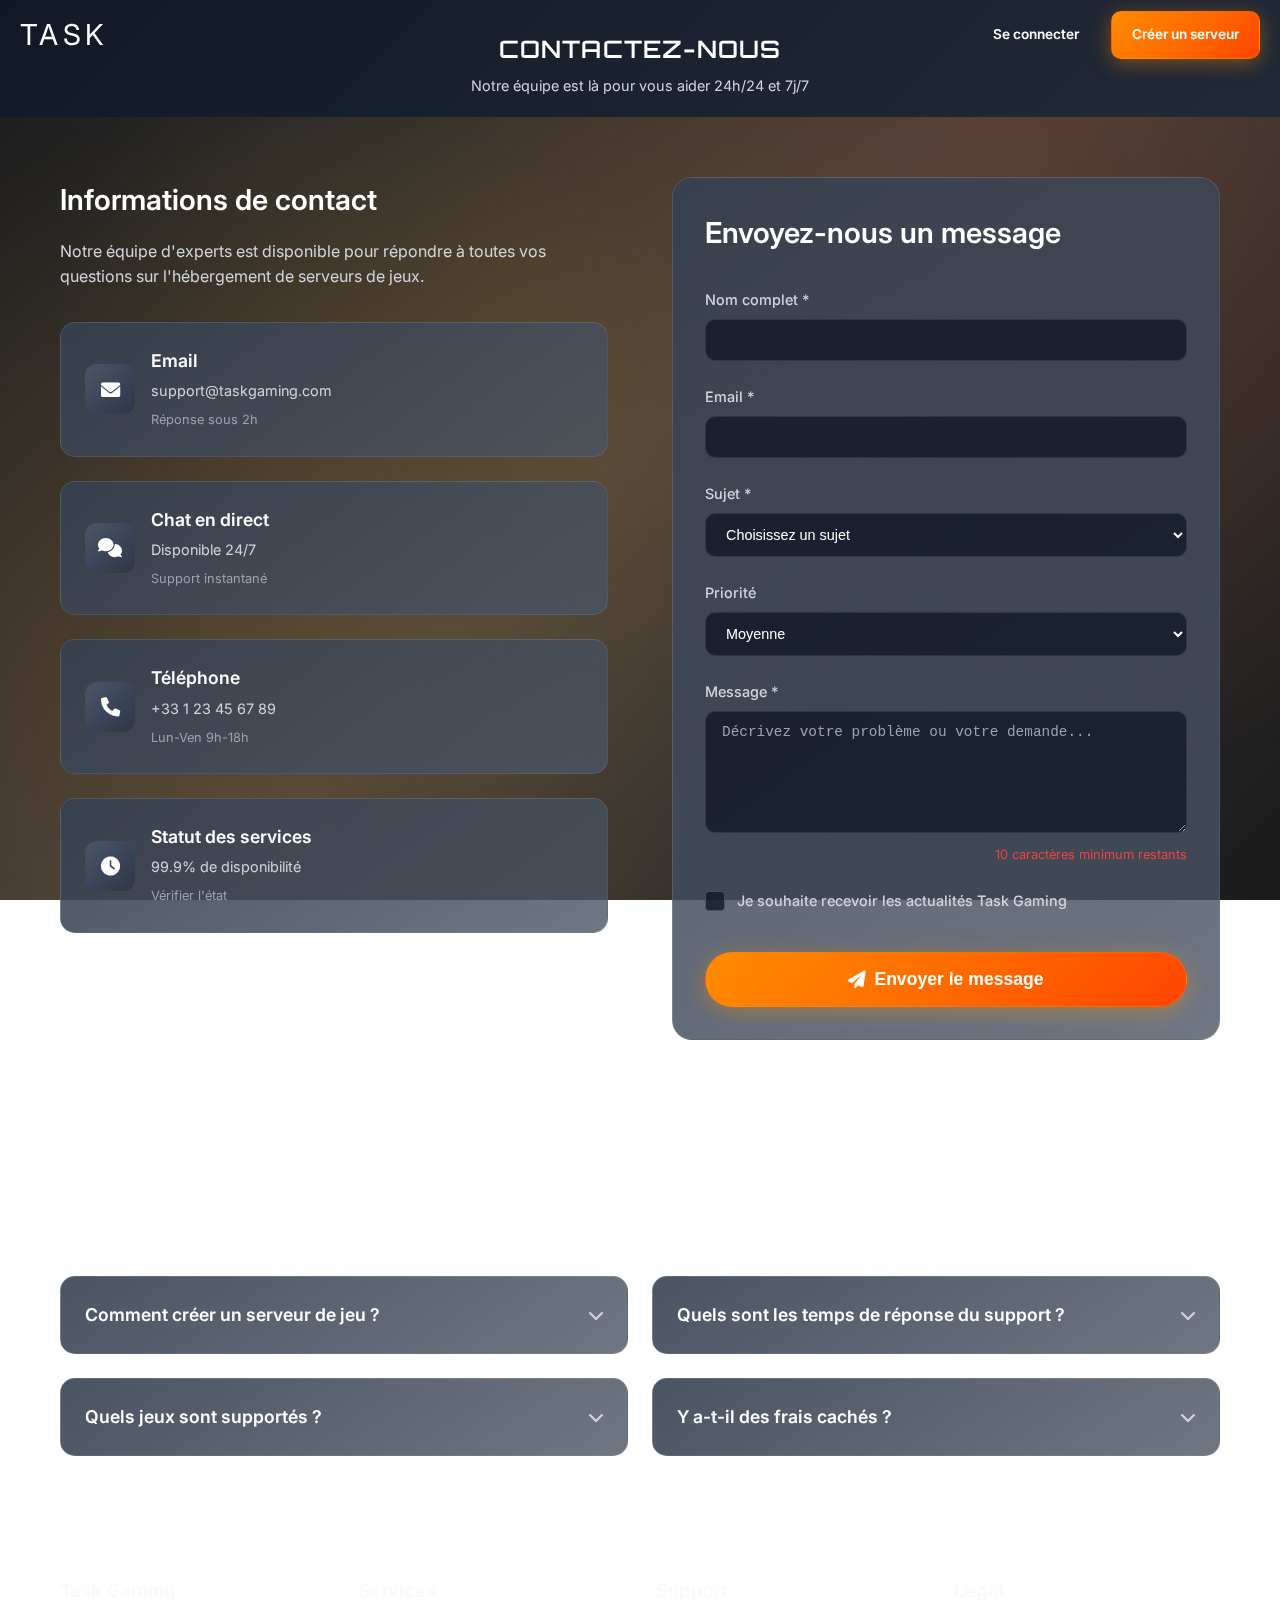
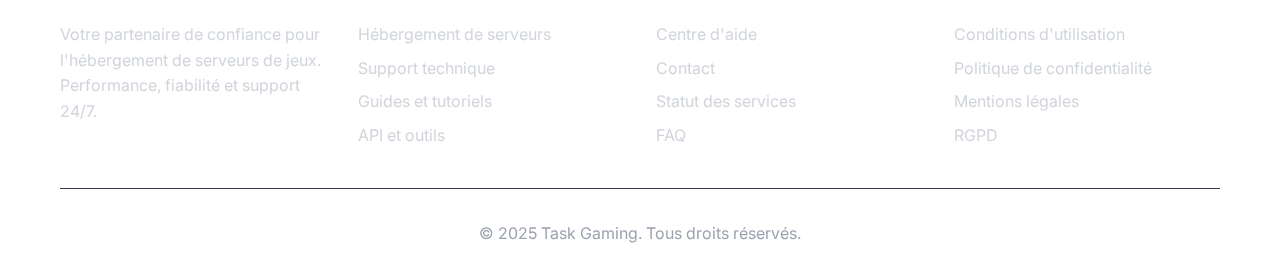
<file: contact.html>
<!DOCTYPE html>
<html lang="fr">
<head>
    <meta charset="UTF-8">
    <meta name="viewport" content="width=device-width, initial-scale=1.0, maximum-scale=1.0, user-scalable=no">
    <title>Contact - Task Gaming</title>
    <link rel="stylesheet" href="styles.css">
    <link rel="stylesheet" href="https://cdnjs.cloudflare.com/ajax/libs/font-awesome/6.0.0/css/all.min.css">
    <link href="https://fonts.googleapis.com/css2?family=Inter:wght@300;400;500;600;700&family=Orbitron:wght@400;500;600;700&display=swap" rel="stylesheet">
</head>
<body>
    <!-- Navbar -->
    <nav class="navbar">
        <div class="nav-container">
            <div class="nav-logo">
                <h1>TASK</h1>
            </div>
            <ul class="nav-menu">
            </ul>
            <div class="nav-buttons">
                <a href="#" class="btn btn-secondary">Se connecter</a>
                <a href="#" class="btn btn-primary">Créer un serveur</a>
            </div>
            <div class="hamburger">
                <span></span>
                <span></span>
                <span></span>
            </div>
        </div>
    </nav>

    <!-- Hero Section -->
    <section class="contact-hero">
        <div class="container">
            <div class="contact-hero-content">
                <h1>Contactez-nous</h1>
                <p>Notre équipe est là pour vous aider 24h/24 et 7j/7</p>
            </div>
        </div>
    </section>

    <!-- Contact Section -->
    <section class="contact-section">
        <div class="container">
            <div class="contact-container">
                <!-- Contact Info -->
                <div class="contact-info">
                    <h2>Informations de contact</h2>
                    <p>Notre équipe d'experts est disponible pour répondre à toutes vos questions sur l'hébergement de serveurs de jeux.</p>
                    
                    <div class="contact-methods">
                        <div class="contact-method">
                            <div class="contact-icon">
                                <i class="fas fa-envelope"></i>
                            </div>
                            <div class="contact-details">
                                <h3>Email</h3>
                                <p>support@taskgaming.com</p>
                                <span>Réponse sous 2h</span>
                            </div>
                        </div>

                        <div class="contact-method">
                            <div class="contact-icon">
                                <i class="fas fa-comments"></i>
                            </div>
                            <div class="contact-details">
                                <h3>Chat en direct</h3>
                                <p>Disponible 24/7</p>
                                <span>Support instantané</span>
                            </div>
                        </div>

                        <div class="contact-method">
                            <div class="contact-icon">
                                <i class="fas fa-phone"></i>
                            </div>
                            <div class="contact-details">
                                <h3>Téléphone</h3>
                                <p>+33 1 23 45 67 89</p>
                                <span>Lun-Ven 9h-18h</span>
                            </div>
                        </div>

                        <div class="contact-method">
                            <div class="contact-icon">
                                <i class="fas fa-clock"></i>
                            </div>
                            <div class="contact-details">
                                <h3>Statut des services</h3>
                                <p>99.9% de disponibilité</p>
                                <span>Vérifier l'état</span>
                            </div>
                        </div>
                    </div>

                    <div class="social-links">
                        <h3>Suivez-nous</h3>
                        <div class="social-icons">
                            <a href="#" class="social-icon">
                                <i class="fab fa-discord"></i>
                            </a>
                            <a href="#" class="social-icon">
                                <i class="fab fa-twitter"></i>
                            </a>
                            <a href="#" class="social-icon">
                                <i class="fab fa-youtube"></i>
                            </a>
                            <a href="#" class="social-icon">
                                <i class="fab fa-github"></i>
                            </a>
                        </div>
                    </div>
                </div>

                <!-- Contact Form -->
                <div class="contact-form-container">
                    <h2>Envoyez-nous un message</h2>
                    <form class="contact-form" id="contact-form">
                        <div class="form-group">
                            <label for="name">Nom complet *</label>
                            <input type="text" id="name" name="name" required>
                        </div>

                        <div class="form-group">
                            <label for="email">Email *</label>
                            <input type="email" id="email" name="email" required>
                        </div>

                        <div class="form-group">
                            <label for="subject">Sujet *</label>
                            <select id="subject" name="subject" required>
                                <option value="">Choisissez un sujet</option>
                                <option value="support">Support technique</option>
                                <option value="billing">Facturation</option>
                                <option value="sales">Ventes</option>
                                <option value="partnership">Partenariat</option>
                                <option value="other">Autre</option>
                            </select>
                        </div>

                        <div class="form-group">
                            <label for="priority">Priorité</label>
                            <select id="priority" name="priority">
                                <option value="low">Basse</option>
                                <option value="medium" selected>Moyenne</option>
                                <option value="high">Haute</option>
                                <option value="urgent">Urgente</option>
                            </select>
                        </div>

                        <div class="form-group">
                            <label for="message">Message *</label>
                            <textarea id="message" name="message" rows="6" required placeholder="Décrivez votre problème ou votre demande..."></textarea>
                        </div>

                        <div class="form-group checkbox-group">
                            <label class="checkbox-label">
                                <input type="checkbox" name="newsletter" id="newsletter">
                                <span class="checkmark"></span>
                                Je souhaite recevoir les actualités Task Gaming
                            </label>
                        </div>

                        <button type="submit" class="btn btn-primary btn-large">
                            <i class="fas fa-paper-plane"></i>
                            <span>Envoyer le message</span>
                        </button>
                    </form>
                </div>
            </div>
        </div>
    </section>

    <!-- FAQ Section -->
    <section class="faq-section">
        <div class="container">
            <h2>Questions fréquentes</h2>
            <div class="faq-grid">
                <div class="faq-item">
                    <div class="faq-question">
                        <h3>Comment créer un serveur de jeu ?</h3>
                        <i class="fas fa-chevron-down"></i>
                    </div>
                    <div class="faq-answer">
                        <p>Créer un serveur est simple ! Cliquez sur "Créer un serveur" dans la navigation, choisissez votre jeu, configurez vos paramètres et votre serveur sera opérationnel en quelques minutes.</p>
                    </div>
                </div>

                <div class="faq-item">
                    <div class="faq-question">
                        <h3>Quels sont les temps de réponse du support ?</h3>
                        <i class="fas fa-chevron-down"></i>
                    </div>
                    <div class="faq-answer">
                        <p>Notre équipe répond généralement en moins de 2 heures par email et instantanément via le chat en direct. Pour les urgences, contactez-nous par téléphone.</p>
                    </div>
                </div>

                <div class="faq-item">
                    <div class="faq-question">
                        <h3>Quels jeux sont supportés ?</h3>
                        <i class="fas fa-chevron-down"></i>
                    </div>
                    <div class="faq-answer">
                        <p>Nous supportons plus de 50 jeux populaires incluant Minecraft, Rust, ARK, GTA, et bien d'autres. Consultez notre page "Découvrir plus" pour la liste complète.</p>
                    </div>
                </div>

                <div class="faq-item">
                    <div class="faq-question">
                        <h3>Y a-t-il des frais cachés ?</h3>
                        <i class="fas fa-chevron-down"></i>
                    </div>
                    <div class="faq-answer">
                        <p>Non, tous nos tarifs sont transparents. Le prix affiché est le prix final, sans frais cachés ni surprises. Vous pouvez annuler à tout moment.</p>
                    </div>
                </div>
            </div>
        </div>
    </section>

    <!-- Footer -->
    <footer class="footer">
        <div class="container">
            <div class="footer-content">
                <div class="footer-section">
                    <h3>Task Gaming</h3>
                    <p>Votre partenaire de confiance pour l'hébergement de serveurs de jeux. Performance, fiabilité et support 24/7.</p>
                </div>
                <div class="footer-section">
                    <h3>Services</h3>
                    <ul>
                        <li><a href="#">Hébergement de serveurs</a></li>
                        <li><a href="#">Support technique</a></li>
                        <li><a href="#">Guides et tutoriels</a></li>
                        <li><a href="#">API et outils</a></li>
                    </ul>
                </div>
                <div class="footer-section">
                    <h3>Support</h3>
                    <ul>
                        <li><a href="#">Centre d'aide</a></li>
                        <li><a href="contact.html">Contact</a></li>
                        <li><a href="#">Statut des services</a></li>
                        <li><a href="#">FAQ</a></li>
                    </ul>
                </div>
                <div class="footer-section">
                    <h3>Légal</h3>
                    <ul>
                        <li><a href="#">Conditions d'utilisation</a></li>
                        <li><a href="#">Politique de confidentialité</a></li>
                        <li><a href="#">Mentions légales</a></li>
                        <li><a href="#">RGPD</a></li>
                    </ul>
                </div>
            </div>
            <div class="footer-bottom">
                <p>&copy; 2025 Task Gaming. Tous droits réservés.</p>
            </div>
        </div>
    </footer>

    <script src="script.js"></script>
    <script src="contact.js"></script>
</body>
</html>
</file>
<file: styles.css>
/* Reset et base */
* {
    margin: 0;
    padding: 0;
    box-sizing: border-box;
}

body {
    font-family: 'Inter', sans-serif;
    line-height: 1.6;
    color: #e5e7eb;
    background: linear-gradient(135deg, 
        #1a1a1a 0%, 
        #2d2d2d 25%, 
        #404040 50%, 
        #2d2d2d 75%, 
        #1a1a1a 100%);
    background-attachment: fixed;
    background-size: 100% 100%;
    position: relative;
    overflow-x: hidden;
    min-height: 100vh;
}

body::before {
    content: '';
    position: fixed;
    top: 0;
    left: 0;
    width: 100%;
    height: 100%;
    background: 
        radial-gradient(circle at 20% 80%, rgba(255, 140, 0, 0.15) 0%, transparent 50%),
        radial-gradient(circle at 80% 20%, rgba(255, 69, 0, 0.15) 0%, transparent 50%),
        radial-gradient(circle at 40% 40%, rgba(255, 165, 0, 0.1) 0%, transparent 50%);
    pointer-events: none;
    z-index: -1;
}

body::after {
    content: '';
    position: fixed;
    top: 0;
    left: 0;
    width: 100%;
    height: 100%;
    background-image: 
        url("data:image/svg+xml,%3Csvg width='60' height='60' viewBox='0 0 60 60' xmlns='http://www.w3.org/2000/svg'%3E%3Cg fill='none' fill-rule='evenodd'%3E%3Cg fill='%23ffffff' fill-opacity='0.02'%3E%3Ccircle cx='30' cy='30' r='1'/%3E%3C/g%3E%3C/g%3E%3C/svg%3E");
    pointer-events: none;
    z-index: -1;
}

.container {
    max-width: 1200px;
    margin: 0 auto;
    padding: 0 20px;
}

/* Navigation */
.navbar {
    background: transparent;
    backdrop-filter: none;
    position: fixed;
    top: 0;
    width: 100%;
    z-index: 1000;
    box-shadow: none;
    border-bottom: none;
    transition: all 0.4s cubic-bezier(0.4, 0, 0.2, 1);
    transform: translateY(0);
}

.navbar::before {
    content: '';
    position: absolute;
    top: 0;
    left: 0;
    width: 100%;
    height: 100%;
    background: none;
    pointer-events: none;
    z-index: -1;
}

.navbar::after {
    content: '';
    position: absolute;
    top: 0;
    left: 0;
    width: 100%;
    height: 100%;
    background: none;
    pointer-events: none;
    z-index: -1;
}

.navbar.scrolled {
    background: transparent;
    backdrop-filter: none;
    box-shadow: none;
    border-bottom: none;
    transform: translateY(-100%);
}

.navbar.scrolled::before {
    content: '';
    position: absolute;
    top: 0;
    left: 0;
    width: 100%;
    height: 100%;
    background: none;
    pointer-events: none;
    z-index: -1;
}

.navbar.scrolled::after {
    content: '';
    position: absolute;
    top: 0;
    left: 0;
    width: 100%;
    height: 100%;
    background: none;
    pointer-events: none;
    z-index: -1;
}

.nav-container {
    max-width: 1400px;
    margin: 0 auto;
    padding: 0 20px;
    display: flex;
    align-items: center;
    height: 70px;
    gap: 3rem;
    justify-content: space-between;
}

.nav-logo {
    display: flex;
    align-items: center;
    flex-shrink: 0;
}

.nav-logo h1 {
    color: #ffffff;
    font-weight: 400;
    font-size: 1.8rem;
    margin: 0;
    padding: 0;
    background: none;
    -webkit-background-clip: unset;
    -webkit-text-fill-color: unset;
    background-clip: unset;
    transition: all 0.3s ease;
    text-shadow: none;
    letter-spacing: 0.15em;
    font-family: 'Inter', sans-serif;
    text-transform: uppercase;
    position: relative;
}

.nav-logo h1::before {
    content: '';
    position: absolute;
    top: 0;
    left: 0;
    right: 0;
    bottom: 0;
    background: none;
    z-index: -1;
    filter: none;
    opacity: 0;
    transition: all 0.3s ease;
}

.nav-logo h1:hover::before {
    opacity: 0;
    filter: none;
}

.navbar.scrolled .nav-logo h1 {
    background: none;
    -webkit-background-clip: unset;
    -webkit-text-fill-color: unset;
    background-clip: unset;
    text-shadow: none;
}

.navbar.scrolled .nav-logo h1::before {
    opacity: 0;
    filter: none;
}

.nav-menu {
    display: flex;
    gap: 0.25rem;
    align-items: center;
    position: absolute;
    left: 50%;
    transform: translateX(-50%);
}

.nav-item {
    position: relative;
}

.nav-link {
    color: #ffffff;
    text-decoration: none;
    font-weight: 500;
    font-size: 0.9rem;
    display: flex;
    align-items: center;
    gap: 0.5rem;
    padding: 0.75rem 1rem;
    border-radius: 10px;
    transition: all 0.3s cubic-bezier(0.4, 0, 0.2, 1);
    position: relative;
    overflow: hidden;
    white-space: nowrap;
}

.nav-link i {
    font-size: 0.85rem;
    opacity: 0.8;
    transition: all 0.3s ease;
}

.nav-link span {
    font-weight: 500;
}

.nav-link:hover {
    background: linear-gradient(135deg, rgba(255, 140, 0, 0.3) 0%, rgba(255, 69, 0, 0.3) 100%);
    color: #ffffff;
    box-shadow: 0 4px 15px rgba(255, 140, 0, 0.3);
    border: 1px solid rgba(255, 140, 0, 0.3);
}

/* Style spécial pour "Serveurs" */
.nav-item:first-child .nav-link {
    background: none;
    border: none;
    box-shadow: none;
}

.nav-item:first-child .nav-link:hover {
    background: none;
    border: none;
    box-shadow: none;
    transform: none;
}

.nav-item:first-child .nav-link i {
    color: #cccccc;
    opacity: 0.8;
}

.nav-item:first-child .nav-link span {
    font-weight: 500;
    color: #cccccc;
}

.nav-link:hover i {
    opacity: 1;
    color: #ff8c00;
}

.navbar.scrolled .nav-link {
    color: #ffffff;
}

.navbar.scrolled .nav-link:hover {
    background: linear-gradient(135deg, rgba(255, 140, 0, 0.4) 0%, rgba(255, 69, 0, 0.4) 100%);
    color: #ffffff;
    box-shadow: 0 6px 20px rgba(255, 140, 0, 0.4);
    border: 1px solid rgba(255, 140, 0, 0.4);
}

.dropdown-content {
    display: none;
    position: absolute;
    top: calc(100% + 5px);
    left: 50%;
    transform: translateX(-50%);
    background: rgba(0, 0, 0, 0.9);
    backdrop-filter: blur(10px);
    min-width: 450px;
    box-shadow: 0 5px 20px rgba(0, 0, 0, 0.2);
    border-radius: 8px;
    padding: 0;
    z-index: 1001;
    border: none;
    opacity: 0;
    transform: translateX(-50%) translateY(-10px);
    transition: all 0.2s ease;
    overflow: hidden;
}

.dropdown-content::before {
    content: '';
    position: absolute;
    top: -20px;
    left: 0;
    width: 100%;
    height: 20px;
    background: transparent;
    z-index: 1002;
}

.nav-item:hover .dropdown-content {
    display: block;
    opacity: 1;
    transform: translateX(-50%) translateY(0);
    animation: dropdownSlideIn 0.3s ease-out;
}

.dropdown-content:hover,
.dropdown-content::before:hover {
    display: block;
    opacity: 1;
    transform: translateX(-50%) translateY(0);
}

@keyframes dropdownSlideIn {
    from {
        opacity: 0;
        transform: translateX(-50%) translateY(-10px);
    }
    to {
        opacity: 1;
        transform: translateX(-50%) translateY(0);
    }
}

.dropdown-header {
    padding: 0.75rem 1rem 0.5rem;
    border-bottom: 1px solid rgba(255, 255, 255, 0.05);
    background: none;
}

.dropdown-header h3 {
    color: #ffffff;
    font-size: 0.9rem;
    font-weight: 500;
    margin: 0 0 0.25rem 0;
}

.dropdown-header p {
    color: #888888;
    font-size: 0.75rem;
    margin: 0;
}

.dropdown-grid {
    display: grid;
    grid-template-columns: repeat(2, 1fr);
    gap: 0;
    padding: 0.25rem;
}

.dropdown-item {
    color: #ffffff;
    text-decoration: none;
    padding: 0.75rem 1rem;
    display: flex;
    align-items: center;
    gap: 0.5rem;
    transition: all 0.15s ease;
    position: relative;
    background: none;
    border-radius: 4px;
    margin: 0;
}

.dropdown-item:nth-child(even) {
    /* No special styling needed */
}

.dropdown-item:last-child,
.dropdown-item:nth-last-child(2) {
    /* No special styling needed */
}

.dropdown-icon {
    width: 28px;
    height: 28px;
    background: none;
    border-radius: 4px;
    display: flex;
    align-items: center;
    justify-content: center;
    transition: all 0.15s ease;
    border: none;
}

.dropdown-icon i {
    font-size: 0.8rem;
    color: #aaaaaa;
}

.dropdown-text h4 {
    color: #ffffff;
    font-size: 0.85rem;
    font-weight: 400;
    margin: 0 0 0.2rem 0;
    transition: all 0.15s ease;
}

.dropdown-text p {
    color: #888888;
    font-size: 0.7rem;
    margin: 0;
    line-height: 1.1;
    transition: all 0.15s ease;
}

.dropdown-item:hover {
    background: rgba(255, 255, 255, 0.03);
    color: #ffffff;
    transform: none;
    box-shadow: none;
    border-radius: 4px;
    margin: 0;
}

.dropdown-item:hover .dropdown-icon {
    background: none;
    transform: none;
    box-shadow: none;
    border-radius: 4px;
}

.dropdown-item:hover .dropdown-text h4 {
    color: #ffffff;
    transform: none;
    font-size: 0.85rem;
}

.dropdown-item:hover .dropdown-text p {
    color: #aaaaaa;
    font-size: 0.7rem;
}

/* Style spécial pour "Voir plus" */
.dropdown-more {
    border-top: 1px solid rgba(255, 255, 255, 0.05);
    margin-top: 0.25rem;
    padding-top: 0.75rem;
}

.dropdown-more .dropdown-icon {
    background: rgba(255, 255, 255, 0.03);
    border: 1px solid rgba(255, 255, 255, 0.1);
}

.dropdown-more .dropdown-icon i {
    color: #888888;
}

.dropdown-more .dropdown-text h4 {
    color: #cccccc;
    font-weight: 500;
}

.dropdown-more .dropdown-text p {
    color: #777777;
}

.dropdown-more:hover {
    background: rgba(255, 255, 255, 0.05);
}

.dropdown-more:hover .dropdown-icon {
    background: rgba(255, 255, 255, 0.08);
    border-color: rgba(255, 255, 255, 0.2);
}

.dropdown-more:hover .dropdown-icon i {
    color: #aaaaaa;
}

.dropdown-more:hover .dropdown-text h4 {
    color: #ffffff;
}

.dropdown-more:hover .dropdown-text p {
    color: #999999;
}

.nav-buttons {
    display: flex;
    gap: 0.75rem;
    align-items: center;
}

.nav-buttons .btn {
    display: flex;
    align-items: center;
    gap: 0.5rem;
    padding: 0.75rem 1.25rem;
    font-size: 0.85rem;
    font-weight: 600;
    border-radius: 10px;
    transition: all 0.3s cubic-bezier(0.4, 0, 0.2, 1);
}

.nav-buttons .btn i {
    font-size: 0.8rem;
}

.hamburger {
    display: none;
    flex-direction: column;
    cursor: pointer;
    padding: 0.5rem;
    border-radius: 8px;
    transition: all 0.3s ease;
}

.hamburger:hover {
    background: rgba(156, 163, 175, 0.1);
}

.hamburger span {
    width: 24px;
    height: 2px;
    background: #ffffff;
    margin: 3px 0;
    transition: all 0.3s cubic-bezier(0.4, 0, 0.2, 1);
    border-radius: 2px;
}

.navbar.scrolled .hamburger span {
    background: #ffffff;
}

/* Buttons */
.btn {
    display: inline-flex;
    align-items: center;
    justify-content: center;
    padding: 0.875rem 1.75rem;
    border-radius: 50px;
    text-decoration: none;
    font-weight: 600;
    font-size: 0.9rem;
    transition: all 0.3s cubic-bezier(0.4, 0, 0.2, 1);
    border: none;
    cursor: pointer;
    position: relative;
    overflow: hidden;
}

.btn::before {
    content: '';
    position: absolute;
    top: 0;
    left: -100%;
    width: 100%;
    height: 100%;
    background: linear-gradient(90deg, transparent, rgba(255, 255, 255, 0.2), transparent);
    transition: left 0.5s;
}

.btn:hover::before {
    left: 100%;
}

.btn-primary {
    background: linear-gradient(135deg, #ff8c00 0%, #ff6b00 50%, #ff4500 100%);
    color: white;
    box-shadow: 0 4px 20px rgba(255, 140, 0, 0.4);
    border: 1px solid rgba(255, 140, 0, 0.3);
}

.btn-primary:hover {
    background: linear-gradient(135deg, #ff6b00 0%, #ff4500 50%, #ff0000 100%);
    transform: translateY(-3px);
    box-shadow: 0 8px 30px rgba(255, 140, 0, 0.5);
    border-color: rgba(255, 140, 0, 0.5);
}

.btn-secondary {
    background: none;
    color: #ffffff;
    border: none;
    backdrop-filter: none;
}

.btn-secondary:hover {
    background: none;
    color: #ffffff;
    border: none;
    transform: none;
    box-shadow: none;
}

.btn-outline {
    background: transparent;
    color: #ffffff;
    border: 2px solid #ff8c00;
}

.btn-outline:hover {
    background: #ff8c00;
    color: #000000;
}

.btn-large {
    padding: 1rem 2rem;
    font-size: 1.1rem;
}

/* Hero Section */
.hero {
    background: none;
    backdrop-filter: none;
    color: #ffffff;
    padding: 120px 0 80px;
    text-align: center;
    position: relative;
    overflow: hidden;
}

.hero::before {
    content: '';
    position: absolute;
    top: 0;
    left: 0;
    width: 100%;
    height: 100%;
    background: none;
    pointer-events: none;
}

.hero-content {
    position: relative;
    z-index: 2;
}

.hero-content h1 {
    font-size: 3.5rem;
    font-weight: 700;
    margin-bottom: 1rem;
    line-height: 1.2;
}

.hero-content p {
    font-size: 1.2rem;
    margin-bottom: 2rem;
    opacity: 0.9;
}

.hero-buttons {
    display: flex;
    gap: 1rem;
    justify-content: center;
    flex-wrap: wrap;
}

/* Game Showcase - Main Display with Sidebar */
.game-showcase {
    padding: 8rem 0 5rem 0;
    position: relative;
    background: none;
}

.game-showcase::before {
    content: '';
    position: absolute;
    top: 0;
    left: 0;
    width: 100%;
    height: 100%;
    background: none;
    pointer-events: none;
}

.game-container {
    max-width: 1200px;
    margin: 0 auto;
    padding: 0 2rem;
    position: relative;
    z-index: 2;
    display: flex;
    gap: 0;
    align-items: stretch;
    height: 500px;
}

.game-main {
    flex: 1;
    background: linear-gradient(145deg, rgba(255, 140, 0, 0.08) 0%, rgba(255, 69, 0, 0.05) 100%);
    border: none;
    border-radius: 30px 0 0 30px;
    overflow: hidden;
    backdrop-filter: blur(15px);
    box-shadow: 0 8px 32px rgba(0, 0, 0, 0.2);
    transition: all 0.4s cubic-bezier(0.4, 0, 0.2, 1);
    height: 100%;
}

/* Suppression de l'effet hover sur le grand carré */

.game-featured {
    position: relative;
    height: 100%;
}

.game-image {
    width: 100%;
    height: 100%;
    overflow: hidden;
    position: relative;
}

.game-image img {
    width: 100%;
    height: 100%;
    object-fit: cover;
    transition: transform 0.6s cubic-bezier(0.4, 0, 0.2, 1);
    filter: brightness(0.9) contrast(1.1);
}

.game-featured {
    position: relative;
}

.game-info {
    position: absolute;
    bottom: 0;
    left: 0;
    right: 0;
    background: linear-gradient(to top, rgba(0, 0, 0, 0.6) 0%, rgba(0, 0, 0, 0.4) 30%, rgba(0, 0, 0, 0.2) 60%, transparent 100%);
    padding: 2rem;
    border-radius: 0 0 30px 30px;
    transform: translateY(0);
    transition: all 0.4s cubic-bezier(0.4, 0, 0.2, 1);
}

.game-info h2 {
    color: #ffffff;
    font-size: 2rem;
    font-weight: 700;
    margin-bottom: 0.5rem;
    text-shadow: 0 3px 10px rgba(0, 0, 0, 0.9);
}

.game-info p {
    color: #ffffff;
    font-size: 1rem;
    line-height: 1.5;
    margin: 0;
    text-shadow: 0 3px 8px rgba(0, 0, 0, 0.9);
    opacity: 0.95;
    max-width: 90%;
}

/* Suppression de l'effet hover sur l'image du grand carré */



/* Sidebar intégrée */
.game-sidebar {
    width: 280px;
    background: linear-gradient(145deg, rgba(255, 140, 0, 0.05) 0%, rgba(255, 69, 0, 0.03) 100%);
    border: none;
    border-radius: 0 30px 30px 0;
    padding: 0;
    backdrop-filter: blur(10px);
    box-shadow: none;
    margin-left: -1px;
    height: 100%;
    display: flex;
    flex-direction: column;
    justify-content: space-between;
}

.game-thumbnails {
    display: flex;
    flex-direction: column;
    justify-content: space-between;
    height: 100%;
    overflow-y: auto;
    overflow-x: hidden;
    scrollbar-width: thin;
    scrollbar-color: rgba(255, 140, 0, 0.3) transparent;
    gap: 0;
    padding: 0;
    margin: 0;
}

.game-thumbnails::-webkit-scrollbar {
    width: 6px;
}

.game-thumbnails::-webkit-scrollbar-track {
    background: transparent;
}

.game-thumbnails::-webkit-scrollbar-thumb {
    background: rgba(255, 140, 0, 0.3);
    border-radius: 3px;
}

.game-thumbnail {
    display: flex;
    align-items: center;
    gap: 0.5rem;
    padding: 1.5rem;
    background: rgba(0, 0, 0, 0.3);
    border: none;
    border-radius: 0;
    cursor: pointer;
    transition: all 0.3s ease;
    position: relative;
    overflow: hidden;
    margin: 0;
}

.game-thumbnail > * {
    position: relative;
    z-index: 1;
}

.game-thumbnail::after {
    content: '';
    position: absolute;
    top: 0;
    left: 0;
    width: var(--progress-width, 0%);
    height: 100%;
    background: linear-gradient(90deg, rgba(55, 55, 55, 0.9) 0%, rgba(75, 75, 75, 0.8) 100%);
    transition: width 5s cubic-bezier(0.4, 0, 0.2, 1);
    z-index: 0;
    border-radius: 0;
    box-shadow: none;
}

.game-thumbnail.active::after {
    width: 100%;
    animation: progressBar 5s cubic-bezier(0.4, 0, 0.2, 1);
}

@keyframes progressBar {
    from {
        width: 0%;
        opacity: 0.8;
    }
    to {
        width: 100%;
        opacity: 0.9;
    }
}

.game-thumbnail::before {
    content: '';
    position: absolute;
    top: 0;
    left: 0;
    width: 100%;
    height: 100%;
    background: linear-gradient(45deg, transparent 30%, rgba(75, 85, 99, 0.2) 50%, transparent 70%);
    opacity: 0;
    transition: opacity 0.3s ease;
}

.game-thumbnail:hover {
    background: rgba(75, 85, 99, 0.3);
    box-shadow: 0 2px 8px rgba(0, 0, 0, 0.2);
}

.game-thumbnail.active {
    background: rgba(75, 85, 99, 0.4);
    box-shadow: 0 4px 15px rgba(0, 0, 0, 0.3);
}

.game-thumbnail.active::before {
    opacity: 1;
}

.game-thumbnail img {
    width: 65px;
    height: 65px;
    object-fit: cover;
    border-radius: 15px;
    transition: transform 0.3s ease;
}

.game-thumbnail:hover img {
    /* Removed zoom effect for sidebar thumbnails */
}

.game-thumbnail span {
    color: #e0e0e0;
    font-weight: 500;
    font-size: 1rem;
    flex: 1;
    transition: color 0.3s ease;
}

.game-thumbnail.active span {
    color: #ffffff;
    font-weight: 600;
}

.game-thumbnail:hover span {
    color: #e5e7eb;
}

/* Responsive Design */
@media (max-width: 1200px) {
    .game-container {
        flex-direction: column;
        gap: 2rem;
    }
    
    .game-sidebar {
        width: 100%;
        max-width: 600px;
        margin: 0 auto;
    }
    
    .game-thumbnails {
        flex-direction: row;
        max-height: none;
        overflow-x: auto;
        overflow-y: hidden;
        padding-bottom: 1rem;
    }
    
    .game-thumbnail {
        flex: 0 0 200px;
        flex-direction: column;
        text-align: center;
        gap: 0.5rem;
    }
    
    .game-thumbnail img {
        width: 80px;
        height: 80px;
    }
}

@media (max-width: 768px) {
    .game-showcase {
        padding: 3rem 0;
    }
    
    .game-container {
        padding: 0 1rem;
        gap: 1.5rem;
    }
    
    .game-main {
        border-radius: 16px;
    }
    
    .game-image {
        height: 250px;
    }
    
    .game-details {
        padding: 1.5rem;
    }
    
    .game-details h2 {
        font-size: 1.8rem;
    }
    
    .game-details p {
        font-size: 1rem;
    }
    
    .game-sidebar {
        border-radius: 16px;
        padding: 1rem;
    }
    
    .game-sidebar h3 {
        font-size: 1.2rem;
    }
    
    .game-thumbnails {
        gap: 0.75rem;
    }
    
    .game-thumbnail {
        flex: 0 0 150px;
        padding: 0.75rem;
    }
    
    .game-thumbnail img {
        width: 60px;
        height: 60px;
    }
    
    .game-thumbnail span {
        font-size: 0.85rem;
    }
}

/* Features */
.features {
    padding: 120px 0;
    position: relative;
    background: none;
}

.features::before {
    content: '';
    position: absolute;
    top: 0;
    left: 0;
    width: 100%;
    height: 100%;
    background: none;
    pointer-events: none;
}

.features h2 {
    text-align: center;
    font-size: 2.2rem;
    margin-bottom: 4rem;
    color: #ffffff;
    font-weight: 400;
    letter-spacing: 0.15em;
    font-family: 'Inter', sans-serif;
    text-transform: uppercase;
    background: none;
    -webkit-background-clip: unset;
    -webkit-text-fill-color: unset;
    background-clip: unset;
    position: relative;
}

.features h2::before {
    content: '';
    position: absolute;
    bottom: -10px;
    left: 50%;
    transform: translateX(-50%);
    width: 80px;
    height: 2px;
    background: linear-gradient(90deg, #ff8c00 0%, #ff6b00 50%, #ff4500 100%);
    border-radius: 1px;
}

/* Stats Section */
.stats-section {
    display: grid;
    grid-template-columns: repeat(auto-fit, minmax(250px, 1fr));
    gap: 3rem;
    margin-bottom: 5rem;
    padding: 3rem 0;
}

.stat-item {
    text-align: center;
    padding: 3rem 2rem;
    background: rgba(255, 255, 255, 0.05);
    border-radius: 20px;
    border: 1px solid rgba(255, 255, 255, 0.1);
    transition: all 0.3s ease;
    display: flex;
    flex-direction: column;
    justify-content: center;
    align-items: center;
    min-height: 200px;
}

.stat-item:hover {
    background: rgba(255, 255, 255, 0.08);
    border-color: rgba(255, 140, 0, 0.3);
    transform: translateY(-2px);
    box-shadow: 0 8px 25px rgba(255, 140, 0, 0.2);
}

.stat-number {
    font-size: 3.5rem;
    font-weight: 700;
    color: #ff8c00;
    margin-bottom: 1rem;
    text-shadow: 0 0 20px rgba(255, 140, 0, 0.5);
    line-height: 1;
    text-align: center;
}

.stat-label {
    font-size: 1.2rem;
    color: #d1d5db;
    font-weight: 500;
    text-transform: uppercase;
    letter-spacing: 0.05em;
    text-align: center;
    line-height: 1.2;
}

.features-grid {
    display: grid;
    grid-template-columns: repeat(auto-fit, minmax(280px, 1fr));
    gap: 2.5rem;
}

.feature-card {
    text-align: center;
    padding: 2.5rem 2rem;
    border-radius: 25px;
    background: #374151;
    transition: all 0.3s ease;
}

.feature-card:hover {
    transform: translateY(-2px);
    box-shadow: 0 5px 15px rgba(0, 0, 0, 0.1);
}

.feature-icon {
    width: 80px;
    height: 80px;
    background: #374151;
    border-radius: 50%;
    display: flex;
    align-items: center;
    justify-content: center;
    margin: 0 auto 1.5rem;
}

.feature-icon i {
    font-size: 2rem;
    color: white;
}

.feature-card h3 {
    font-size: 1.3rem;
    margin-bottom: 1rem;
    color: #f9fafb;
}

.feature-card p {
    color: #d1d5db;
    line-height: 1.6;
    font-size: 1rem;
}

/* Games Carousel */
.games-carousel {
    padding: 80px 0;
    position: relative;
    background: none;
    overflow: hidden;
}

.games-carousel h2 {
    text-align: center;
    font-size: 2.2rem;
    margin-bottom: 4rem;
    color: #ffffff;
    font-weight: 400;
    letter-spacing: 0.15em;
    font-family: 'Inter', sans-serif;
    text-transform: uppercase;
    background: none;
    -webkit-background-clip: unset;
    -webkit-text-fill-color: unset;
    background-clip: unset;
    position: relative;
}

.games-carousel h2::before {
    content: '';
    position: absolute;
    bottom: -10px;
    left: 50%;
    transform: translateX(-50%);
    width: 80px;
    height: 2px;
    background: linear-gradient(90deg, #ff8c00 0%, #ff6b00 50%, #ff4500 100%);
    border-radius: 1px;
}

.carousel-container {
    overflow: hidden;
    position: relative;
    padding: 2rem 0;
}

.carousel-track {
    display: flex;
    gap: 4rem;
    animation: scroll 60s linear infinite;
    width: max-content;
}

.game-item {
    display: flex;
    flex-direction: column;
    align-items: center;
    justify-content: center;
    padding: 0;
    background: none;
    border-radius: 0;
    border: none;
    transition: all 0.3s ease;
    min-width: 280px;
    min-height: 380px;
}

.game-item:hover {
    transform: translateY(-5px) scale(1.05);
}

.game-item img {
    width: 280px;
    height: 380px;
    object-fit: cover;
    border-radius: 25px;
    transition: transform 0.3s ease;
}

.game-item:hover img {
    transform: scale(1.1);
}

.game-item span {
    display: none;
}

@keyframes scroll {
    0% {
        transform: translateX(0);
    }
    100% {
        transform: translateX(-50%);
    }
}

.carousel-button-container {
    display: flex;
    justify-content: center;
    margin-top: 3rem;
}

.btn-discover {
    display: flex;
    align-items: center;
    gap: 0.75rem;
    padding: 1rem 2rem;
    background: linear-gradient(135deg, rgba(255, 140, 0, 0.1) 0%, rgba(255, 69, 0, 0.1) 100%);
    border: 1px solid rgba(255, 140, 0, 0.3);
    border-radius: 50px;
    color: #ff8c00;
    font-weight: 600;
    font-size: 1rem;
    text-decoration: none;
    transition: all 0.3s ease;
    backdrop-filter: blur(10px);
}

.btn-discover:hover {
    background: linear-gradient(135deg, rgba(255, 140, 0, 0.2) 0%, rgba(255, 69, 0, 0.2) 100%);
    border-color: rgba(255, 140, 0, 0.5);
    transform: translateY(-2px);
    box-shadow: 0 8px 25px rgba(255, 140, 0, 0.3);
    color: #ffffff;
}

.btn-discover i {
    transition: transform 0.3s ease;
}

.btn-discover:hover i {
    transform: translateX(5px);
}

/* Articles */
.articles {
    padding: 80px 0;
    position: relative;
    background: none;
}

.articles h2 {
    text-align: center;
    font-size: 2.2rem;
    margin-bottom: 1rem;
    color: #ffffff;
    font-weight: 400;
    letter-spacing: 0.15em;
    font-family: 'Orbitron', monospace;
    text-transform: uppercase;
    background: linear-gradient(135deg, #ffffff 0%, #f0f0f0 50%, #e0e0e0 100%);
    -webkit-background-clip: text;
    -webkit-text-fill-color: transparent;
    background-clip: text;
    position: relative;
}

.articles h2::before {
    content: '';
    position: absolute;
    bottom: -10px;
    left: 50%;
    transform: translateX(-50%);
    width: 80px;
    height: 2px;
    background: linear-gradient(90deg, #ff8c00 0%, #ff6b00 50%, #ff4500 100%);
    border-radius: 1px;
}

.articles p {
    text-align: center;
    font-size: 1.1rem;
    color: #d1d5db;
    margin-bottom: 3rem;
    max-width: 600px;
    margin-left: auto;
    margin-right: auto;
}

.articles-grid {
    display: grid;
    grid-template-columns: repeat(auto-fit, minmax(300px, 1fr));
    gap: 2rem;
    margin-bottom: 3rem;
}

.article-card {
    background: linear-gradient(145deg, rgba(55, 65, 81, 0.9) 0%, rgba(75, 85, 99, 0.8) 100%);
    border-radius: 20px;
    border: 1px solid rgba(255, 255, 255, 0.1);
    overflow: hidden;
    transition: all 0.3s ease;
    position: relative;
}

.article-card:hover {
    transform: translateY(-5px);
    box-shadow: 0 15px 40px rgba(255, 140, 0, 0.2);
    border-color: rgba(255, 140, 0, 0.3);
}

.article-image {
    position: relative;
    height: 200px;
    overflow: hidden;
}

.article-image img {
    width: 100%;
    height: 100%;
    object-fit: cover;
    transition: transform 0.3s ease;
}

.article-card:hover .article-image img {
    transform: scale(1.05);
}

.article-category {
    position: absolute;
    top: 15px;
    left: 15px;
    background: rgba(255, 140, 0, 0.9);
    color: #ffffff;
    padding: 4px 12px;
    border-radius: 20px;
    font-size: 0.8rem;
    font-weight: 600;
    text-transform: uppercase;
    letter-spacing: 0.5px;
}

.article-content {
    padding: 1.5rem;
}

.article-content h3 {
    color: #ffffff;
    font-size: 1.2rem;
    font-weight: 600;
    margin-bottom: 1rem;
    line-height: 1.4;
}

.article-content p {
    color: #d1d5db;
    font-size: 0.95rem;
    line-height: 1.6;
    margin-bottom: 1.5rem;
    text-align: left;
}

.article-meta {
    display: flex;
    justify-content: space-between;
    align-items: center;
    margin-bottom: 1.5rem;
    font-size: 0.85rem;
    color: #9ca3af;
}

.article-date {
    color: #9ca3af;
}

.article-read-time {
    color: #9ca3af;
}

.article-link {
    display: inline-flex;
    align-items: center;
    gap: 0.5rem;
    color: #ff8c00;
    text-decoration: none;
    font-weight: 600;
    font-size: 0.9rem;
    transition: all 0.3s ease;
}

.article-link:hover {
    color: #ff6b00;
    transform: translateX(5px);
}

.article-link i {
    transition: transform 0.3s ease;
}

.article-link:hover i {
    transform: translateX(3px);
}

.articles-button-container {
    display: flex;
    justify-content: center;
    margin-top: 2rem;
}

.btn-articles {
    display: flex;
    align-items: center;
    gap: 0.75rem;
    padding: 1rem 2rem;
    background: linear-gradient(135deg, rgba(255, 140, 0, 0.1) 0%, rgba(255, 69, 0, 0.1) 100%);
    border: 1px solid rgba(255, 140, 0, 0.3);
    border-radius: 50px;
    color: #ff8c00;
    font-weight: 600;
    font-size: 1rem;
    text-decoration: none;
    transition: all 0.3s ease;
    backdrop-filter: blur(10px);
}

.btn-articles:hover {
    background: linear-gradient(135deg, rgba(255, 140, 0, 0.2) 0%, rgba(255, 69, 0, 0.2) 100%);
    border-color: rgba(255, 140, 0, 0.5);
    transform: translateY(-2px);
    box-shadow: 0 8px 25px rgba(255, 140, 0, 0.3);
    color: #ffffff;
}

.btn-articles i {
    transition: transform 0.3s ease;
}

.btn-articles:hover i {
    transform: translateX(5px);
}

/* Responsive Articles */
@media (max-width: 768px) {
    .articles {
        padding: 60px 0;
    }
    
    .articles h2 {
        font-size: 1.8rem;
        margin-bottom: 0.5rem;
    }
    
    .articles p {
        font-size: 1rem;
        margin-bottom: 2rem;
        padding: 0 1rem;
    }
    
    .articles-grid {
        grid-template-columns: 1fr;
        gap: 1.5rem;
        padding: 0 1rem;
    }
    
    .article-card {
        border-radius: 15px;
    }
    
    .article-image {
        height: 180px;
    }
    
    .article-content {
        padding: 1.25rem;
    }
    
    .article-content h3 {
        font-size: 1.1rem;
    }
    
    .article-content p {
        font-size: 0.9rem;
    }
    
    .article-meta {
        font-size: 0.8rem;
        flex-direction: column;
        align-items: flex-start;
        gap: 0.5rem;
    }
    
    .btn-articles {
        padding: 0.875rem 1.5rem;
        font-size: 0.9rem;
    }
}

@media (max-width: 480px) {
    .articles {
        padding: 50px 0;
    }
    
    .articles h2 {
        font-size: 1.6rem;
    }
    
    .articles p {
        font-size: 0.95rem;
        padding: 0 0.5rem;
    }
    
    .articles-grid {
        gap: 1.25rem;
        padding: 0 0.5rem;
    }
    
    .article-image {
        height: 160px;
    }
    
    .article-content {
        padding: 1rem;
    }
    
    .article-content h3 {
        font-size: 1rem;
    }
    
    .article-content p {
        font-size: 0.85rem;
    }
    
    .article-category {
        font-size: 0.75rem;
        padding: 3px 10px;
    }
    
    .btn-articles {
        padding: 0.75rem 1.25rem;
        font-size: 0.85rem;
    }
}

/* Testimonials */
.testimonials {
    padding: 80px 0;
    position: relative;
    background: none;
}

.testimonials::before {
    content: '';
    position: absolute;
    top: 0;
    left: 0;
    width: 100%;
    height: 100%;
    background: none;
    pointer-events: none;
}

.testimonials h2 {
    text-align: center;
    font-size: 2.2rem;
    margin-bottom: 4rem;
    color: #ffffff;
    font-weight: 400;
    letter-spacing: 0.15em;
    font-family: 'Inter', sans-serif;
    text-transform: uppercase;
    background: none;
    -webkit-background-clip: unset;
    -webkit-text-fill-color: unset;
    background-clip: unset;
    position: relative;
}

.testimonials h2::before {
    content: '';
    position: absolute;
    bottom: -10px;
    left: 50%;
    transform: translateX(-50%);
    width: 80px;
    height: 2px;
    background: linear-gradient(90deg, #ff8c00 0%, #ff6b00 50%, #ff4500 100%);
    border-radius: 1px;
}

.testimonials-grid {
    display: grid;
    grid-template-columns: repeat(auto-fit, minmax(350px, 1fr));
    gap: 2.5rem;
}

.testimonial-card {
    background: linear-gradient(145deg, rgba(55, 65, 81, 0.9) 0%, rgba(75, 85, 99, 0.8) 100%);
    padding: 2.5rem 2rem;
    border-radius: 25px;
    box-shadow: 0 8px 32px rgba(0, 0, 0, 0.3);
    transition: all 0.3s ease;
    border: 1px solid rgba(255, 255, 255, 0.1);
    position: relative;
    overflow: hidden;
}

.testimonial-card::before {
    content: '"';
    position: absolute;
    top: -10px;
    left: 20px;
    font-size: 4rem;
    color: rgba(255, 140, 0, 0.3);
    font-family: serif;
    font-weight: bold;
}

.testimonial-card:hover {
    transform: translateY(-5px);
    box-shadow: 0 15px 40px rgba(255, 140, 0, 0.2);
    border-color: rgba(255, 140, 0, 0.3);
}

.testimonial-card:hover::before {
    color: rgba(255, 140, 0, 0.5);
}

.testimonial-content p {
    font-style: italic;
    color: #f9fafb;
    margin-bottom: 1.5rem;
    font-size: 1.1rem;
    line-height: 1.6;
    position: relative;
    z-index: 1;
}

.testimonial-author h4 {
    color: #ff8c00;
    font-weight: 600;
    margin-bottom: 0.25rem;
    font-size: 1.1rem;
    position: relative;
    z-index: 1;
}

.testimonial-author span {
    color: #d1d5db;
    font-size: 0.95rem;
    font-weight: 500;
    position: relative;
    z-index: 1;
}

/* CTA Section */
.cta {
    padding: 80px 0;
    color: white;
    text-align: center;
    position: relative;
    overflow: hidden;
    background: none;
}

.cta::before {
    content: '';
    position: absolute;
    top: 0;
    left: 0;
    width: 100%;
    height: 100%;
    background: none;
    pointer-events: none;
}

.cta > * {
    position: relative;
    z-index: 2;
}

.cta h2 {
    font-size: 2.5rem;
    margin-bottom: 1rem;
}

.cta p {
    font-size: 1.2rem;
    margin-bottom: 2rem;
    opacity: 0.9;
}

/* Footer */
.footer {
    color: white;
    padding: 60px 0 20px;
    position: relative;
    background: none;
}

.footer::before {
    content: '';
    position: absolute;
    top: 0;
    left: 0;
    width: 100%;
    height: 100%;
    background: none;
    pointer-events: none;
}

.footer-content {
    display: grid;
    grid-template-columns: repeat(auto-fit, minmax(250px, 1fr));
    gap: 2rem;
    margin-bottom: 2rem;
}

.footer-section h3,
.footer-section h4 {
    margin-bottom: 1rem;
    color: #f9fafb;
}

.footer-section p {
    color: #d1d5db;
    line-height: 1.6;
}

.footer-section ul {
    list-style: none;
}

.footer-section ul li {
    margin-bottom: 0.5rem;
}

.footer-section ul li a {
    color: #d1d5db;
    text-decoration: none;
    transition: color 0.3s ease;
}

.footer-section ul li a:hover {
    color: #9ca3af;
}

.footer-bottom {
    border-top: 1px solid #374151;
    padding-top: 2rem;
    text-align: center;
    color: #9ca3af;
}

/* Responsive Design */
@media (max-width: 768px) {
    .nav-container {
        gap: 1rem;
        padding: 1rem 0;
    }
    
            .nav-menu {
            display: none;
        }
    
    .nav-menu.active {
        display: none;
    }
    
    .nav-item {
        display: none;
    }
    
    .nav-link {
        display: none;
    }
    
            .dropdown-content {
            display: none;
        }
    
                        .nav-buttons {
                display: none;
                position: absolute;
                top: 100%;
                left: 0;
                width: 100%;
                background: rgba(17, 24, 39, 0.95);
                backdrop-filter: blur(20px);
                padding: 1.5rem;
                flex-direction: column;
                gap: 1rem;
                box-shadow: 0 10px 30px rgba(0, 0, 0, 0.3);
                margin-left: 0;
            }
    
    .nav-buttons.active {
        display: flex;
    }
    
    .hamburger {
        display: flex;
    }
    
    .hamburger.active span:nth-child(1) {
        transform: rotate(-45deg) translate(-5px, 6px);
    }
    
    .hamburger.active span:nth-child(2) {
        opacity: 0;
    }
    
    .hamburger.active span:nth-child(3) {
        transform: rotate(45deg) translate(-5px, -6px);
    }
    
    .hero-content h1 {
        font-size: 2.5rem;
    }
    
    .hero-buttons {
        flex-direction: column;
        align-items: center;
    }
    
    .features-grid {
        grid-template-columns: 1fr;
    }
    
    .testimonials-grid {
        grid-template-columns: 1fr;
    }
    
    .footer-content {
        grid-template-columns: 1fr;
        text-align: center;
    }
    
    /* Game Showcase Mobile */
    .game-showcase {
        padding-top: 3rem;
    }
    
    .game-container {
        flex-direction: column;
        gap: 2rem;
        margin-top: 2rem;
    }
    
    .game-main {
        width: 100%;
        height: 300px;
    }
    
    .game-sidebar {
        display: none;
    }
    
    .game-thumbnails {
        display: none;
    }
    
    .game-thumbnail {
        display: none;
    }
    
    /* Games Carousel Mobile */
    .games-carousel {
        padding: 60px 0;
    }
    
    .games-carousel h2 {
        font-size: 1.8rem;
    }
    
    .carousel-container {
        padding: 0 1rem;
    }
    
    .game-item {
        min-width: 200px;
        min-height: 280px;
    }
    
    .game-item img {
        width: 200px;
        height: 280px;
    }
    
    .carousel-track {
        gap: 2rem;
        animation: scroll 40s linear infinite;
    }
    
    /* Stats Mobile */
    .stats-section {
        grid-template-columns: 1fr;
        gap: 1.5rem;
    }
    
    .stat-item {
        padding: 1.5rem;
    }
    
    .stat-number {
        font-size: 2rem;
    }
}

@media (max-width: 480px) {
    .container {
        padding: 0 15px;
    }
    
    .hero-content h1 {
        font-size: 2rem;
    }
    
    .hero-content p {
        font-size: 1rem;
    }
    
    .btn-large {
        padding: 0.875rem 1.5rem;
        font-size: 1rem;
    }
    
    /* Hero Mobile */
    .hero {
        padding: 120px 0 80px;
    }
    
    .hero-content {
        text-align: center;
        padding: 0 1rem;
    }
    
    /* Features Mobile */
    .features {
        padding: 60px 0;
    }
    
    .features h2 {
        font-size: 1.8rem;
    }
    
    .feature-card {
        padding: 1.5rem;
    }
    
    /* Testimonials Mobile */
    .testimonials {
        padding: 60px 0;
    }
    
    .testimonials h2 {
        font-size: 1.8rem;
    }
    
    .testimonial-card {
        padding: 1.5rem;
    }
    
    /* CTA Mobile */
    .cta {
        padding: 60px 0;
    }
    
    .cta h2 {
        font-size: 1.8rem;
    }
    
    /* Footer Mobile */
    .footer {
        padding: 40px 0 20px;
    }
    
    .footer-content {
        gap: 2rem;
        text-align: center;
    }
    
    .footer-section {
        padding: 0 1rem;
    }
}

/* Animations */
@keyframes fadeInUp {
    from {
        opacity: 0;
        transform: translateY(30px);
    }
    to {
        opacity: 1;
        transform: translateY(0);
    }
}

.game-card,
.feature-card,
.testimonial-card {
    animation: fadeInUp 0.4s ease-out;
}

/* Animations */
@keyframes gradientShift {
    0% {
        background-position: 0% 0%;
    }
    50% {
        background-position: 0% 100%;
    }
    100% {
        background-position: 0% 0%;
    }
}

@keyframes float {
    0%, 100% {
        transform: translateY(0px);
    }
    50% {
        transform: translateY(-20px);
    }
}

@keyframes pulse {
    0%, 100% {
        opacity: 1;
    }
    50% {
        opacity: 0.7;
    }
}

@keyframes bounce {
    0%, 20%, 50%, 80%, 100% {
        transform: scale(1.3) rotate(360deg) translateY(0);
    }
    40% {
        transform: scale(1.3) rotate(360deg) translateY(-8px);
    }
    60% {
        transform: scale(1.3) rotate(360deg) translateY(-4px);
    }
}

/* Game Presentation Pages */
.game-hero {
    position: relative;
    min-height: 100vh;
    display: flex;
    align-items: center;
    overflow: hidden;
}

.game-hero-background {
    position: absolute;
    top: 0;
    left: 0;
    width: 100%;
    height: 100%;
    z-index: -2;
}

.game-hero-background img {
    width: 100%;
    height: 100%;
    object-fit: cover;
    filter: blur(2px) brightness(0.3);
}

.game-hero-overlay {
    position: absolute;
    top: 0;
    left: 0;
    width: 100%;
    height: 100%;
    background: linear-gradient(135deg, rgba(0, 0, 0, 0.7) 0%, rgba(0, 0, 0, 0.4) 100%);
    z-index: -1;
}

.game-hero-content {
    display: grid;
    grid-template-columns: 1fr 1fr;
    gap: 4rem;
    align-items: center;
    padding: 2rem 0;
}

.game-hero-info h1 {
    font-size: 4rem;
    font-weight: 700;
    color: #ffffff;
    margin-bottom: 1.5rem;
    font-family: 'Orbitron', monospace;
    text-transform: uppercase;
    letter-spacing: 0.1em;
}

.game-hero-description {
    font-size: 1.2rem;
    color: #d1d5db;
    line-height: 1.8;
    margin-bottom: 2rem;
    max-width: 600px;
}

.game-hero-stats {
    display: flex;
    gap: 2rem;
    margin-bottom: 3rem;
}

.game-hero-stats .stat {
    text-align: center;
}

.game-hero-stats .stat-number {
    display: block;
    font-size: 2rem;
    font-weight: 700;
    color: #ff8c00;
    margin-bottom: 0.5rem;
}

.game-hero-stats .stat-label {
    font-size: 0.9rem;
    color: #9ca3af;
    text-transform: uppercase;
    letter-spacing: 0.5px;
}

.game-hero-buttons {
    display: flex;
    gap: 1rem;
    flex-wrap: wrap;
}

.game-hero-buttons .btn {
    display: flex;
    align-items: center;
    justify-content: center;
    gap: 0.5rem;
}

.game-hero-buttons .btn i {
    font-size: 1.1rem;
    margin: 0;
}

.game-hero-image {
    text-align: center;
}

.game-hero-image img {
    max-width: 100%;
    height: auto;
    border-radius: 20px;
    box-shadow: 0 20px 60px rgba(0, 0, 0, 0.5);
}

/* Game Features Section */
.game-features {
    padding: 100px 0;
    background: linear-gradient(135deg, rgba(17, 24, 39, 0.95) 0%, rgba(31, 41, 55, 0.95) 100%);
}

.game-features h2 {
    text-align: center;
    font-size: 2.5rem;
    margin-bottom: 3rem;
    color: #ffffff;
    font-weight: 600;
}

.game-features-grid {
    display: grid;
    grid-template-columns: repeat(auto-fit, minmax(300px, 1fr));
    gap: 2rem;
}

.game-feature-card {
    background: linear-gradient(145deg, rgba(55, 65, 81, 0.9) 0%, rgba(75, 85, 99, 0.8) 100%);
    padding: 2.5rem;
    border-radius: 20px;
    border: 1px solid rgba(255, 255, 255, 0.1);
    text-align: center;
    transition: all 0.3s ease;
}

.game-feature-card:hover {
    transform: translateY(-10px);
    box-shadow: 0 20px 40px rgba(255, 140, 0, 0.2);
    border-color: rgba(255, 140, 0, 0.3);
}

.game-feature-icon {
    width: 80px;
    height: 80px;
    background: linear-gradient(135deg, #ff8c00 0%, #ff6b00 100%);
    border-radius: 50%;
    display: flex;
    align-items: center;
    justify-content: center;
    margin: 0 auto 1.5rem;
    font-size: 2rem;
    color: #ffffff;
}

.game-feature-card h3 {
    font-size: 1.5rem;
    color: #ffffff;
    margin-bottom: 1rem;
    font-weight: 600;
}

.game-feature-card p {
    color: #d1d5db;
    line-height: 1.6;
}

/* Server Types Section */
.server-types {
    padding: 100px 0;
    background: none;
}

.server-types h2 {
    text-align: center;
    font-size: 2.5rem;
    margin-bottom: 3rem;
    color: #ffffff;
    font-weight: 600;
}

.server-types-grid {
    display: grid;
    grid-template-columns: repeat(auto-fit, minmax(350px, 1fr));
    gap: 2rem;
}

.server-type-card {
    background: linear-gradient(145deg, rgba(55, 65, 81, 0.9) 0%, rgba(75, 85, 99, 0.8) 100%);
    padding: 2.5rem;
    border-radius: 20px;
    border: 1px solid rgba(255, 255, 255, 0.1);
    position: relative;
    transition: all 0.3s ease;
}

.server-type-card.featured {
    border-color: rgba(255, 140, 0, 0.5);
    box-shadow: 0 10px 30px rgba(255, 140, 0, 0.2);
}

.server-type-badge {
    position: absolute;
    top: -10px;
    right: 20px;
    background: linear-gradient(135deg, #ff8c00 0%, #ff6b00 100%);
    color: #ffffff;
    padding: 0.5rem 1rem;
    border-radius: 20px;
    font-size: 0.8rem;
    font-weight: 600;
    text-transform: uppercase;
}

.server-type-header {
    text-align: center;
    margin-bottom: 2rem;
}

.server-type-header h3 {
    font-size: 1.8rem;
    color: #ffffff;
    margin-bottom: 1rem;
    font-weight: 600;
}

.server-type-price {
    display: flex;
    align-items: baseline;
    justify-content: center;
    gap: 0.5rem;
}

.server-type-price .price {
    font-size: 2rem;
    font-weight: 700;
    color: #ff8c00;
}

.server-type-price .period {
    font-size: 1rem;
    color: #9ca3af;
}

.server-type-features {
    list-style: none;
    margin-bottom: 2rem;
}

.server-type-features li {
    display: flex;
    align-items: center;
    gap: 0.75rem;
    color: #d1d5db;
    margin-bottom: 0.75rem;
    font-size: 1rem;
}

.server-type-features i {
    color: #10b981;
    font-size: 0.9rem;
}

.server-type-card .btn {
    width: 100%;
    text-align: center;
    display: flex;
    align-items: center;
    justify-content: center;
    gap: 0.5rem;
}

.server-type-card .btn i {
    font-size: 1rem;
    margin: 0;
}

/* Game Gallery Section */
.game-gallery {
    padding: 100px 0;
    background: linear-gradient(135deg, rgba(17, 24, 39, 0.95) 0%, rgba(31, 41, 55, 0.95) 100%);
}

.game-gallery h2 {
    text-align: center;
    font-size: 2.5rem;
    margin-bottom: 3rem;
    color: #ffffff;
    font-weight: 600;
}

.gallery-grid {
    display: grid;
    grid-template-columns: repeat(auto-fit, minmax(300px, 1fr));
    gap: 2rem;
}

.gallery-item {
    position: relative;
    border-radius: 20px;
    overflow: hidden;
    aspect-ratio: 16/9;
}

.gallery-item img {
    width: 100%;
    height: 100%;
    object-fit: cover;
    transition: transform 0.3s ease;
}

.gallery-item:hover img {
    transform: scale(1.1);
}

.gallery-overlay {
    position: absolute;
    bottom: 0;
    left: 0;
    right: 0;
    background: linear-gradient(transparent, rgba(0, 0, 0, 0.8));
    padding: 2rem;
    color: #ffffff;
    transform: translateY(100%);
    transition: transform 0.3s ease;
}

.gallery-item:hover .gallery-overlay {
    transform: translateY(0);
}

.gallery-overlay h4 {
    font-size: 1.3rem;
    margin-bottom: 0.5rem;
    font-weight: 600;
}

.gallery-overlay p {
    font-size: 0.9rem;
    opacity: 0.9;
}

/* Game CTA Section */
.game-cta {
    padding: 100px 0;
    background: none;
}

.cta-content {
    text-align: center;
    max-width: 800px;
    margin: 0 auto;
}

.cta-content h2 {
    font-size: 3rem;
    color: #ffffff;
    margin-bottom: 1.5rem;
    font-weight: 600;
}

.cta-content p {
    font-size: 1.2rem;
    color: #d1d5db;
    margin-bottom: 3rem;
    line-height: 1.6;
}

.cta-buttons {
    display: flex;
    gap: 1rem;
    justify-content: center;
    flex-wrap: wrap;
}

.cta-buttons .btn {
    display: flex;
    align-items: center;
    justify-content: center;
    gap: 0.5rem;
}

.cta-buttons .btn i {
    font-size: 1.1rem;
    margin: 0;
}

/* Responsive Game Pages */
@media (max-width: 768px) {
    .game-hero-content {
        grid-template-columns: 1fr;
        gap: 2rem;
        text-align: center;
    }
    
    .game-hero-info h1 {
        font-size: 2.5rem;
    }
    
    .game-hero-stats {
        justify-content: center;
    }
    
    .game-hero-buttons {
        justify-content: center;
    }
    
    .game-features-grid,
    .server-types-grid,
    .gallery-grid {
        grid-template-columns: 1fr;
    }
    
    .server-type-card {
        padding: 2rem;
    }
    
    .cta-content h2 {
        font-size: 2rem;
    }
}

@media (max-width: 480px) {
    .game-hero-info h1 {
        font-size: 2rem;
    }
    
    .game-hero-stats {
        flex-direction: column;
        gap: 1rem;
    }
    
    .game-hero-buttons {
        flex-direction: column;
    }
    
    .cta-buttons {
        flex-direction: column;
    }
}

/* Discover Plus Page */
.discover-hero {
    padding: 30px 0 20px;
    background: linear-gradient(135deg, rgba(17, 24, 39, 0.95) 0%, rgba(31, 41, 55, 0.95) 100%);
    text-align: center;
}

.discover-hero-content h1 {
    font-size: 1.5rem;
    font-weight: 600;
    color: #ffffff;
    margin-bottom: 0.5rem;
    font-family: 'Orbitron', monospace;
    text-transform: uppercase;
    letter-spacing: 0.05em;
}

.discover-hero-content p {
    font-size: 0.9rem;
    color: #d1d5db;
    max-width: 350px;
    margin: 0 auto;
    line-height: 1.4;
}

/* Filters Section */
.filters-section {
    padding: 60px 0;
    background: none;
}

.filters-container {
    display: flex;
    justify-content: space-between;
    align-items: center;
    flex-wrap: wrap;
    gap: 2rem;
}

.filter-group h3 {
    color: #ffffff;
    font-size: 1.2rem;
    margin-bottom: 1rem;
    font-weight: 600;
}

.filter-buttons {
    display: flex;
    gap: 1rem;
    flex-wrap: wrap;
}

.filter-btn {
    display: flex;
    align-items: center;
    gap: 0.5rem;
    padding: 0.75rem 1.5rem;
    background: linear-gradient(145deg, rgba(55, 65, 81, 0.9) 0%, rgba(75, 85, 99, 0.8) 100%);
    border: 1px solid rgba(255, 255, 255, 0.1);
    border-radius: 25px;
    color: #d1d5db;
    font-size: 0.9rem;
    font-weight: 500;
    cursor: pointer;
    transition: all 0.3s ease;
    backdrop-filter: blur(10px);
}

.filter-btn:hover {
    background: linear-gradient(145deg, rgba(75, 85, 99, 0.3) 0%, rgba(55, 65, 81, 0.3) 100%);
    border-color: rgba(255, 255, 255, 0.2);
    color: #ffffff;
    transform: translateY(-2px);
}

.filter-btn.active {
    background: linear-gradient(135deg, #4a5568 0%, #2d3748 100%);
    border-color: rgba(255, 255, 255, 0.3);
    color: #ffffff;
    box-shadow: 0 5px 15px rgba(0, 0, 0, 0.2);
}

.filter-btn i {
    font-size: 1rem;
}

.search-container {
    flex-shrink: 0;
}

.search-box {
    position: relative;
    display: flex;
    align-items: center;
}

.search-box i {
    position: absolute;
    left: 1rem;
    color: #9ca3af;
    font-size: 1rem;
}

.search-box input {
    padding: 0.75rem 1rem 0.75rem 2.5rem;
    background: linear-gradient(145deg, rgba(55, 65, 81, 0.9) 0%, rgba(75, 85, 99, 0.8) 100%);
    border: 1px solid rgba(255, 255, 255, 0.1);
    border-radius: 25px;
    color: #ffffff;
    font-size: 0.9rem;
    width: 300px;
    backdrop-filter: blur(10px);
    transition: all 0.3s ease;
}

.search-box input::placeholder {
    color: #9ca3af;
}

.search-box input:focus {
    outline: none;
    border-color: rgba(255, 255, 255, 0.3);
    box-shadow: 0 0 0 3px rgba(255, 255, 255, 0.1);
}

/* Games Grid Section */
.games-grid-section {
    padding: 60px 0 100px;
    background: none;
}

.games-grid {
    display: grid;
    grid-template-columns: repeat(auto-fill, minmax(350px, 1fr));
    gap: 2rem;
}

.game-card {
    background: linear-gradient(145deg, rgba(55, 65, 81, 0.9) 0%, rgba(75, 85, 99, 0.8) 100%);
    border-radius: 20px;
    border: 1px solid rgba(255, 255, 255, 0.1);
    overflow: hidden;
    transition: all 0.3s ease;
    position: relative;
}

.game-card:hover {
    transform: translateY(-10px);
    box-shadow: 0 20px 40px rgba(0, 0, 0, 0.3);
    border-color: rgba(255, 255, 255, 0.2);
}

.game-card-image {
    position: relative;
    height: 200px;
    overflow: hidden;
}

.game-card-image img {
    width: 100%;
    height: 100%;
    object-fit: cover;
    transition: transform 0.3s ease;
}

.game-card:hover .game-card-image img {
    transform: scale(1.1);
}

.game-card-overlay {
    position: absolute;
    top: 0;
    left: 0;
    right: 0;
    bottom: 0;
    background: linear-gradient(transparent, rgba(0, 0, 0, 0.7));
    opacity: 0;
    transition: opacity 0.3s ease;
}

.game-card:hover .game-card-overlay {
    opacity: 1;
}

.game-card-categories {
    position: absolute;
    top: 1rem;
    left: 1rem;
    display: flex;
    gap: 0.5rem;
    flex-wrap: wrap;
}

.category-tag {
    background: rgba(75, 85, 99, 0.9);
    color: #ffffff;
    padding: 0.25rem 0.75rem;
    border-radius: 15px;
    font-size: 0.75rem;
    font-weight: 600;
    text-transform: uppercase;
}

.game-card-content {
    padding: 1.5rem;
}

.game-card-content h3 {
    color: #ffffff;
    font-size: 1.3rem;
    font-weight: 600;
    margin-bottom: 0.75rem;
}

.game-card-content p {
    color: #d1d5db;
    font-size: 0.9rem;
    line-height: 1.5;
    margin-bottom: 1rem;
}

.game-card-stats {
    display: flex;
    gap: 1rem;
    margin-bottom: 1.5rem;
    font-size: 0.8rem;
    color: #9ca3af;
}

.game-card-stats span {
    display: flex;
    align-items: center;
    gap: 0.25rem;
}

.game-card-stats i {
    color: #9ca3af;
}

.game-card-content .btn {
    width: 100%;
    text-align: center;
    padding: 0.75rem 1rem;
    font-size: 0.9rem;
}

/* Responsive Discover Plus */
@media (max-width: 768px) {
    .discover-hero-content h1 {
        font-size: 2.5rem;
    }
    
    .filters-container {
        flex-direction: column;
        align-items: stretch;
    }
    
    .filter-buttons {
        justify-content: center;
    }
    
    .search-box input {
        width: 100%;
    }
    
    .games-grid {
        grid-template-columns: 1fr;
    }
}

@media (max-width: 480px) {
    .discover-hero-content h1 {
        font-size: 2rem;
    }
    
    .filter-buttons {
        flex-direction: column;
        align-items: center;
    }
    
    .filter-btn {
        width: 100%;
        justify-content: center;
    }
}

/* Contact Page */
.contact-hero {
    padding: 30px 0 20px;
    background: linear-gradient(135deg, rgba(17, 24, 39, 0.95) 0%, rgba(31, 41, 55, 0.95) 100%);
    text-align: center;
}

.contact-hero-content h1 {
    font-size: 1.5rem;
    font-weight: 600;
    color: #ffffff;
    margin-bottom: 0.5rem;
    font-family: 'Orbitron', monospace;
    text-transform: uppercase;
    letter-spacing: 0.05em;
}

.contact-hero-content p {
    font-size: 0.9rem;
    color: #d1d5db;
    max-width: 350px;
    margin: 0 auto;
    line-height: 1.4;
}

/* Contact Section */
.contact-section {
    padding: 60px 0;
    background: none;
}

.contact-container {
    display: grid;
    grid-template-columns: 1fr 1fr;
    gap: 4rem;
    align-items: start;
}

/* Contact Info */
.contact-info h2 {
    color: #ffffff;
    font-size: 1.8rem;
    margin-bottom: 1rem;
    font-weight: 600;
}

.contact-info > p {
    color: #d1d5db;
    font-size: 1rem;
    line-height: 1.6;
    margin-bottom: 2rem;
}

.contact-methods {
    display: flex;
    flex-direction: column;
    gap: 1.5rem;
    margin-bottom: 2rem;
}

.contact-method {
    display: flex;
    align-items: center;
    gap: 1rem;
    padding: 1.5rem;
    background: linear-gradient(145deg, rgba(55, 65, 81, 0.9) 0%, rgba(75, 85, 99, 0.8) 100%);
    border-radius: 15px;
    border: 1px solid rgba(255, 255, 255, 0.1);
    transition: all 0.3s ease;
}

.contact-method:hover {
    transform: translateY(-2px);
    border-color: rgba(255, 255, 255, 0.2);
    box-shadow: 0 10px 25px rgba(0, 0, 0, 0.2);
}

.contact-icon {
    width: 50px;
    height: 50px;
    background: linear-gradient(135deg, #4a5568 0%, #2d3748 100%);
    border-radius: 12px;
    display: flex;
    align-items: center;
    justify-content: center;
    flex-shrink: 0;
}

.contact-icon i {
    font-size: 1.2rem;
    color: #ffffff;
}

.contact-details h3 {
    color: #ffffff;
    font-size: 1.1rem;
    font-weight: 600;
    margin-bottom: 0.25rem;
}

.contact-details p {
    color: #d1d5db;
    font-size: 0.9rem;
    margin-bottom: 0.25rem;
}

.contact-details span {
    color: #9ca3af;
    font-size: 0.8rem;
}

/* Social Links */
.social-links h3 {
    color: #ffffff;
    font-size: 1.2rem;
    margin-bottom: 1rem;
    font-weight: 600;
}

.social-icons {
    display: flex;
    gap: 1rem;
}

.social-icon {
    width: 45px;
    height: 45px;
    background: linear-gradient(145deg, rgba(55, 65, 81, 0.9) 0%, rgba(75, 85, 99, 0.8) 100%);
    border-radius: 12px;
    display: flex;
    align-items: center;
    justify-content: center;
    color: #d1d5db;
    text-decoration: none;
    transition: all 0.3s ease;
    border: 1px solid rgba(255, 255, 255, 0.1);
}

.social-icon:hover {
    transform: translateY(-2px);
    color: #ffffff;
    border-color: rgba(255, 255, 255, 0.3);
    box-shadow: 0 5px 15px rgba(0, 0, 0, 0.2);
}

.social-icon i {
    font-size: 1.1rem;
}

/* Contact Form */
.contact-form-container {
    background: linear-gradient(145deg, rgba(55, 65, 81, 0.9) 0%, rgba(75, 85, 99, 0.8) 100%);
    border-radius: 20px;
    padding: 2rem;
    border: 1px solid rgba(255, 255, 255, 0.1);
}

.contact-form .btn {
    display: flex;
    align-items: center;
    justify-content: center;
    gap: 0.5rem;
    width: 100%;
    margin-top: 1rem;
}

.contact-form-container h2 {
    color: #ffffff;
    font-size: 1.8rem;
    margin-bottom: 2rem;
    font-weight: 600;
}

.contact-form {
    display: flex;
    flex-direction: column;
    gap: 1.5rem;
}

.form-group {
    display: flex;
    flex-direction: column;
    gap: 0.5rem;
}

.form-group label {
    color: #d1d5db;
    font-size: 0.9rem;
    font-weight: 500;
}

.form-group input,
.form-group select,
.form-group textarea {
    padding: 0.75rem 1rem;
    background: rgba(17, 24, 39, 0.8);
    border: 1px solid rgba(255, 255, 255, 0.1);
    border-radius: 10px;
    color: #ffffff;
    font-size: 0.9rem;
    transition: all 0.3s ease;
}

.form-group input:focus,
.form-group select:focus,
.form-group textarea:focus {
    outline: none;
    border-color: rgba(255, 255, 255, 0.3);
    box-shadow: 0 0 0 3px rgba(255, 255, 255, 0.1);
}

.form-group input::placeholder,
.form-group textarea::placeholder {
    color: #9ca3af;
}

.form-group textarea {
    resize: vertical;
    min-height: 120px;
}

/* Checkbox */
.checkbox-group {
    flex-direction: row;
    align-items: center;
    gap: 0.75rem;
}

.checkbox-label {
    display: flex;
    align-items: center;
    gap: 0.75rem;
    cursor: pointer;
    color: #d1d5db;
    font-size: 0.9rem;
}

.checkbox-label input[type="checkbox"] {
    display: none;
}

.checkmark {
    width: 20px;
    height: 20px;
    background: rgba(17, 24, 39, 0.8);
    border: 1px solid rgba(255, 255, 255, 0.2);
    border-radius: 4px;
    position: relative;
    transition: all 0.3s ease;
}

.checkbox-label input[type="checkbox"]:checked + .checkmark {
    background: #4a5568;
    border-color: rgba(255, 255, 255, 0.3);
}

.checkbox-label input[type="checkbox"]:checked + .checkmark::after {
    content: '✓';
    position: absolute;
    top: 50%;
    left: 50%;
    transform: translate(-50%, -50%);
    color: #ffffff;
    font-size: 0.8rem;
    font-weight: bold;
}

/* FAQ Section */
.faq-section {
    padding: 60px 0;
    background: none;
}

.faq-section h2 {
    color: #ffffff;
    font-size: 2rem;
    text-align: center;
    margin-bottom: 3rem;
    font-weight: 600;
}

.faq-grid {
    display: grid;
    grid-template-columns: repeat(auto-fit, minmax(400px, 1fr));
    gap: 1.5rem;
}

.faq-item {
    background: linear-gradient(145deg, rgba(55, 65, 81, 0.9) 0%, rgba(75, 85, 99, 0.8) 100%);
    border-radius: 15px;
    border: 1px solid rgba(255, 255, 255, 0.1);
    overflow: hidden;
    transition: all 0.3s ease;
}

.faq-item:hover {
    border-color: rgba(255, 255, 255, 0.2);
    box-shadow: 0 10px 25px rgba(0, 0, 0, 0.2);
}

.faq-question {
    padding: 1.5rem;
    display: flex;
    justify-content: space-between;
    align-items: center;
    cursor: pointer;
    transition: all 0.3s ease;
}

.faq-question h3 {
    color: #ffffff;
    font-size: 1.1rem;
    font-weight: 600;
    margin: 0;
}

.faq-question i {
    color: #d1d5db;
    font-size: 1rem;
    transition: transform 0.3s ease;
}

.faq-item.active .faq-question i {
    transform: rotate(180deg);
}

.faq-answer {
    padding: 0 1.5rem;
    max-height: 0;
    overflow: hidden;
    transition: all 0.3s ease;
}

.faq-item.active .faq-answer {
    padding: 0 1.5rem 1.5rem;
    max-height: 200px;
}

.faq-answer p {
    color: #d1d5db;
    font-size: 0.9rem;
    line-height: 1.6;
    margin: 0;
}

/* Responsive Contact */
@media (max-width: 768px) {
    .contact-container {
        grid-template-columns: 1fr;
        gap: 2rem;
    }
    
    .contact-methods {
        gap: 1rem;
    }
    
    .contact-method {
        padding: 1rem;
    }
    
    .faq-grid {
        grid-template-columns: 1fr;
    }
    
    .contact-form-container {
        padding: 1.5rem;
    }
}

@media (max-width: 480px) {
    .contact-hero-content h1 {
        font-size: 1.3rem;
    }
    
    .contact-info h2,
    .contact-form-container h2 {
        font-size: 1.5rem;
    }
    
    .contact-method {
        flex-direction: column;
        text-align: center;
        gap: 0.75rem;
    }
    
    .social-icons {
        justify-content: center;
    }
}

/* Smooth scrolling */
html {
    scroll-behavior: smooth;
}
</file>
